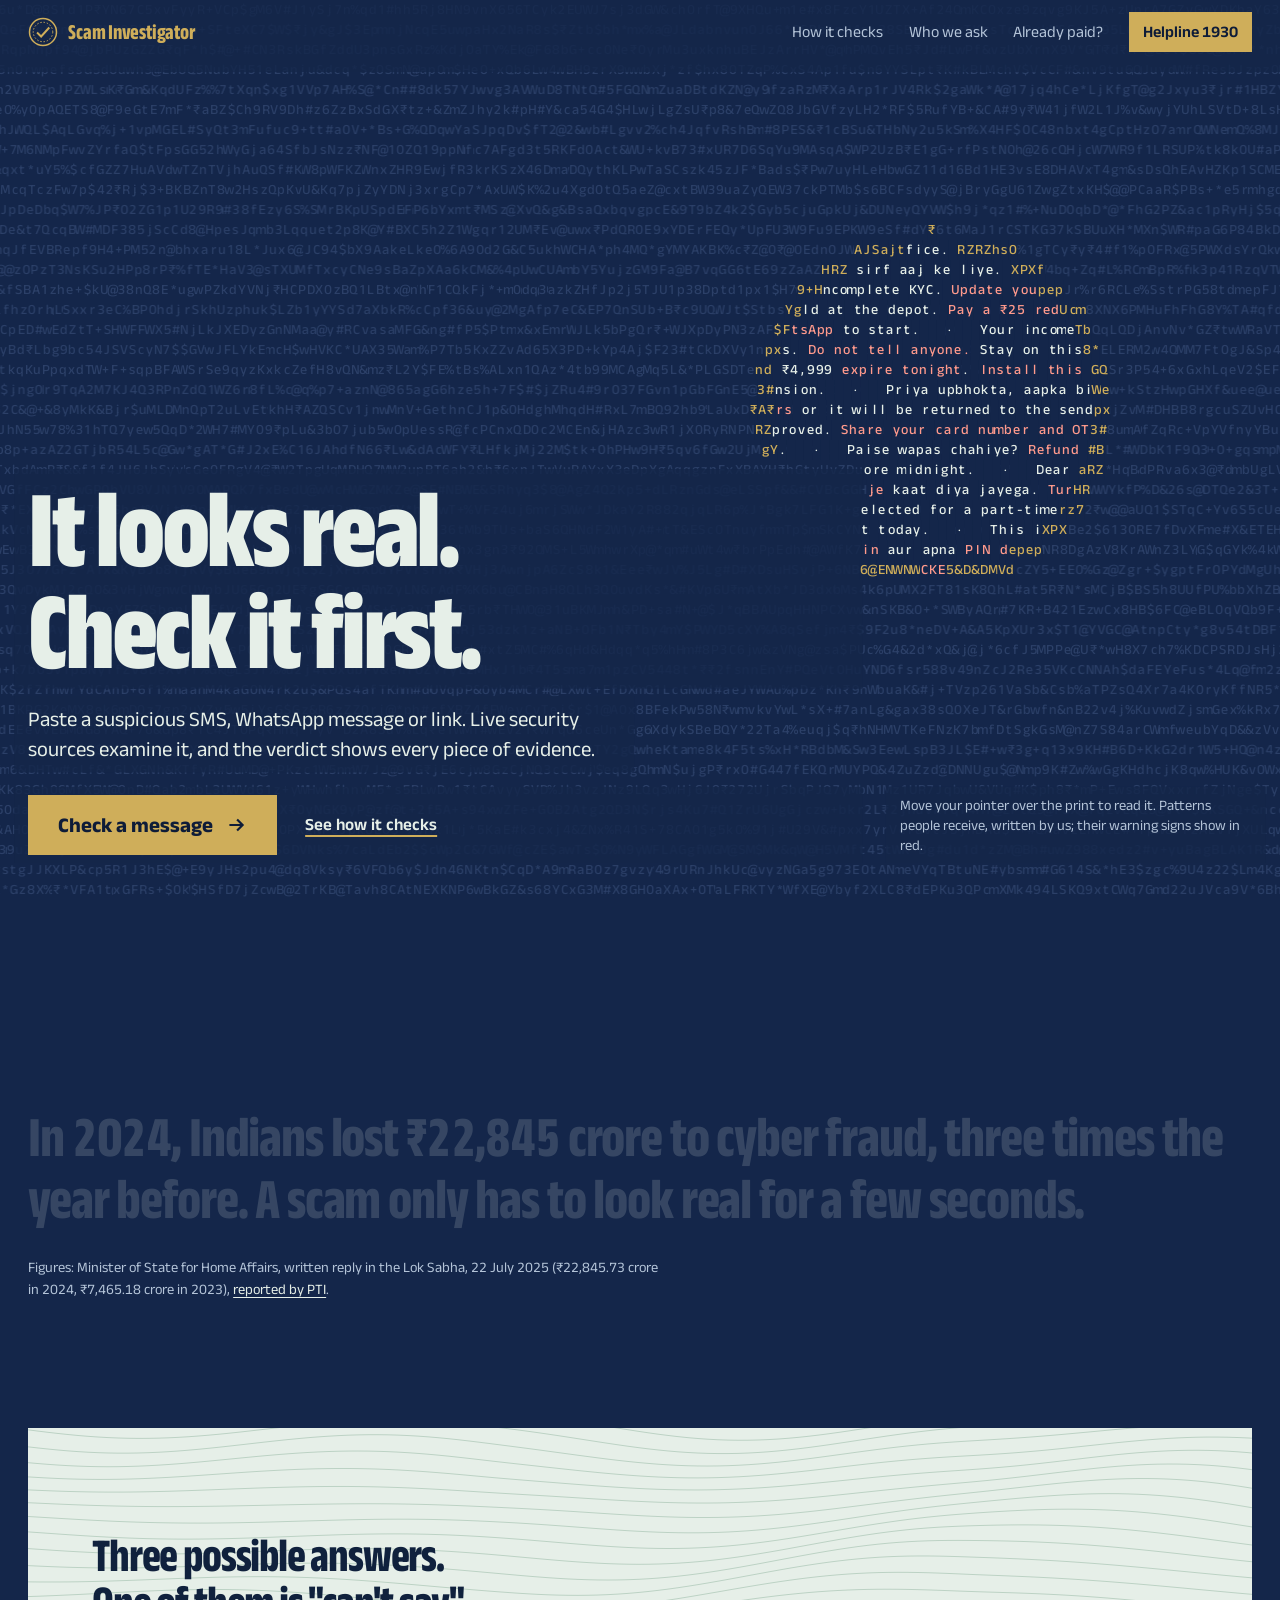
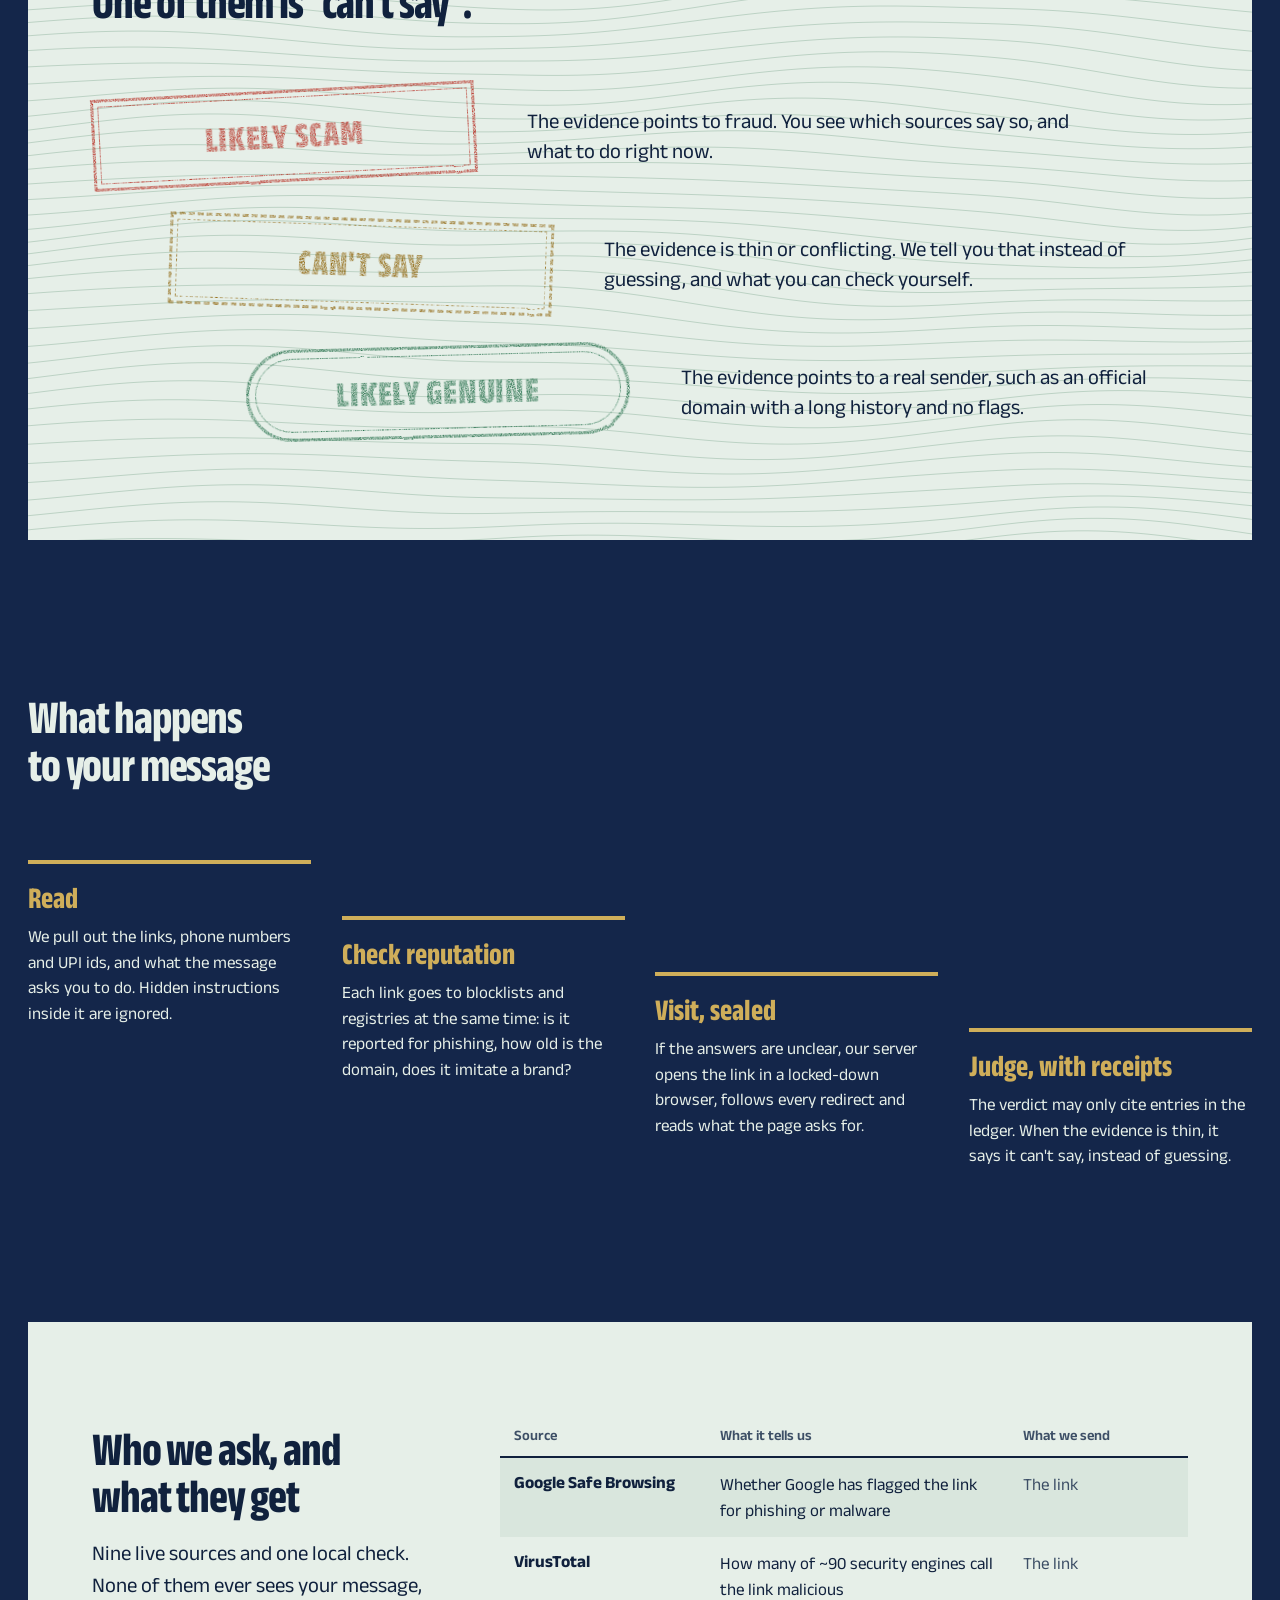
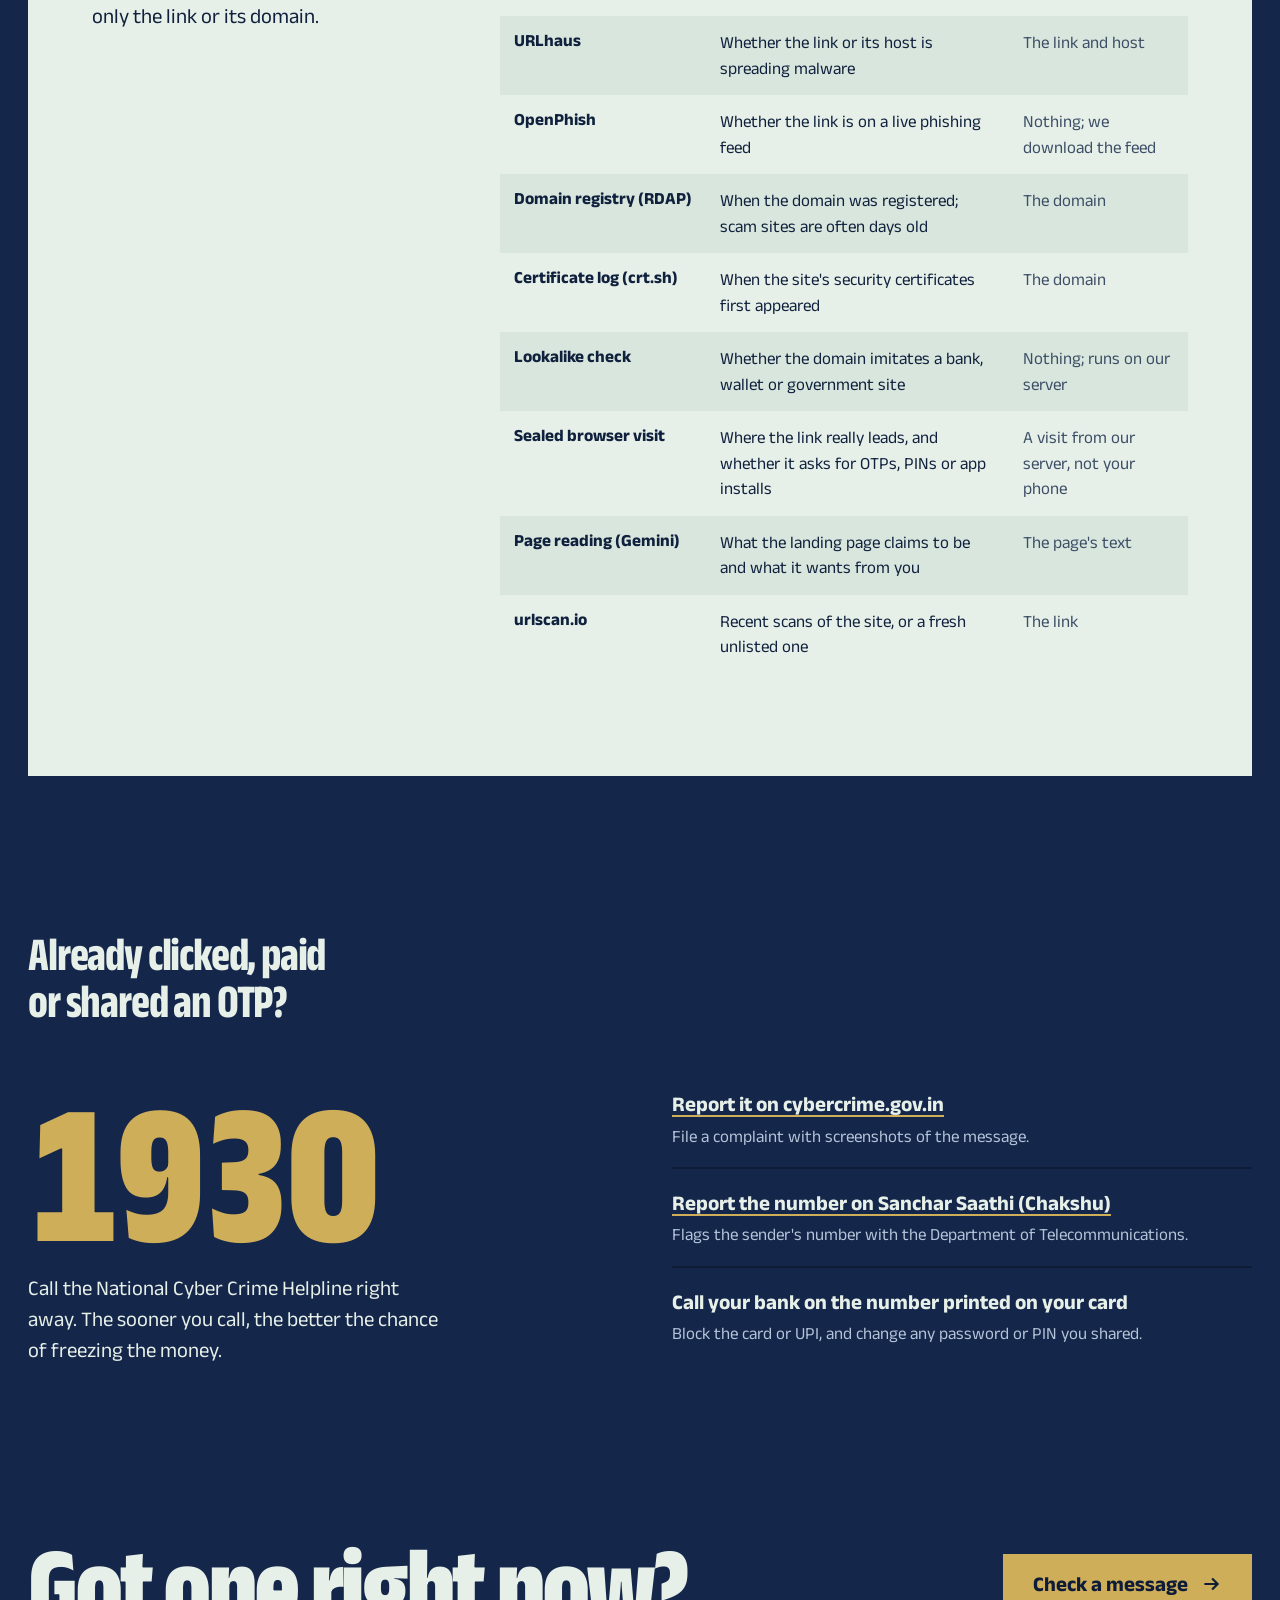
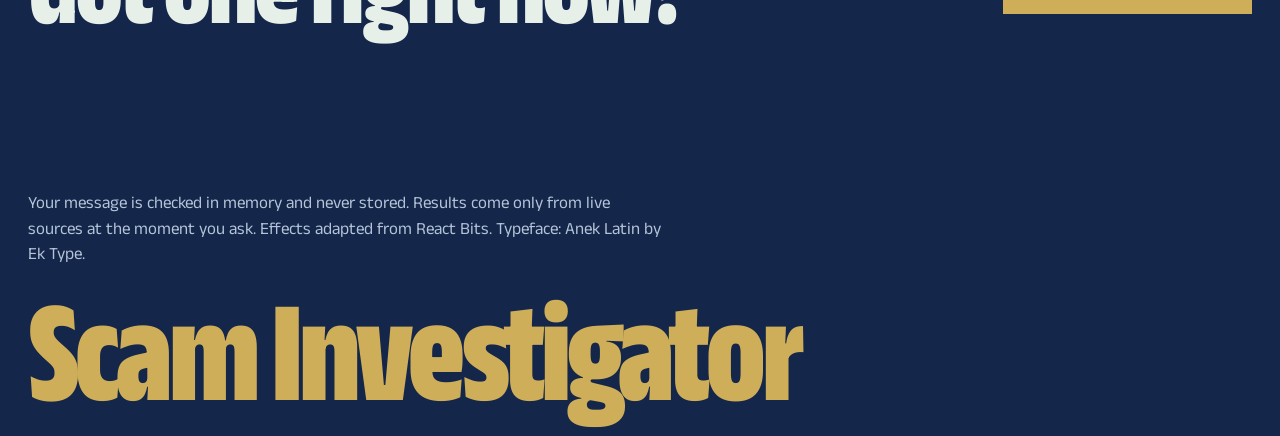
<file: static/index.html>
<!doctype html>
<html lang="en">
<head>
  <meta charset="utf-8">
  <meta name="viewport" content="width=device-width, initial-scale=1, viewport-fit=cover">
  <title>Scam Investigator</title>
  <meta name="description" content="Paste a suspicious SMS, WhatsApp message or link. Live security sources examine it and every verdict shows its evidence.">
  <meta name="theme-color" content="#14264a">
  <link rel="preload" href="/static/fonts/anek-latin.woff2" as="font" type="font/woff2" crossorigin>
  <link rel="stylesheet" href="/static/style.css">
  <link rel="stylesheet" href="/static/landing.css">
</head>
<body class="landing">
  <a class="skip" href="#check">Skip to Check a message</a>

  <header class="cover-bar">
    <a class="wordmark" href="/" aria-label="Scam Investigator, home">
      <svg class="seal" viewBox="0 0 40 40" aria-hidden="true">
        <circle cx="20" cy="20" r="18" fill="none" stroke="currentColor" stroke-width="2"/>
        <circle cx="20" cy="20" r="13" fill="none" stroke="currentColor" stroke-width="1.25" stroke-dasharray="2 2.4"/>
        <path d="M13 21.5l4.5 4.5L27.5 15" fill="none" stroke="currentColor" stroke-width="2.6" stroke-linecap="square"/>
      </svg>
      <span>Scam Investigator</span>
    </a>
    <nav class="cover-nav" aria-label="Page">
      <a href="#how">How it checks</a>
      <a href="#sources">Who we ask</a>
      <a href="#help">Already paid?</a>
      <a class="call" href="tel:1930">Helpline 1930</a>
    </nav>
  </header>

  <main>
    <section class="light" id="light" aria-labelledby="light-title">
      <canvas class="microprint" aria-hidden="true"></canvas>
      <div class="light-copy">
        <h1 id="light-title" data-decrypt>It looks real.<br>Check it first.</h1>
        <p class="light-lead">Paste a suspicious SMS, WhatsApp message or link. Live security sources examine it, and the verdict shows every piece of evidence.</p>
        <div class="light-actions">
          <a class="cta" id="check" href="/investigate" data-open data-magnet>
            <span>Check a message</span>
            <svg viewBox="0 0 20 20" aria-hidden="true"><path d="M4 10h11M11 5l5 5-5 5" fill="none" stroke="currentColor" stroke-width="2"/></svg>
          </a>
          <a class="quiet-link" href="#how">See how it checks</a>
        </div>
      </div>
      <p class="light-hint"><span class="hint-hover">Move your pointer over the print to read it.</span> Patterns people receive, written by us; their warning signs show in red.</p>
    </section>

    <section class="loss" aria-label="Why this matters">
      <p class="loss-statement" data-scroll-reveal>In 2024, Indians lost ₹22,845 crore to cyber fraud, three times the year before. A scam only has to look real for a few seconds.</p>
      <p class="loss-source">Figures: Minister of State for Home Affairs, written reply in the Lok Sabha, 22 July 2025 (₹22,845.73 crore in 2024, ₹7,465.18 crore in 2023), <a href="https://www.theweek.in/wire-updates/business/2025/07/22/del23-lsq-cyber-fraud.html" rel="noopener" target="_blank">reported by PTI</a>.</p>
    </section>

    <section class="answers-wrap" aria-labelledby="answers-title">
      <canvas class="guilloche" aria-hidden="true"></canvas>
      <h2 id="answers-title">Three possible answers. One of them is "can't say".</h2>
      <ul class="answers" data-strike>
        <li>
          <div class="stamp stamp-scam"><span>Likely scam</span></div>
          <p>The evidence points to fraud. You see which sources say so, and what to do right now.</p>
        </li>
        <li>
          <div class="stamp stamp-unsure"><span>Can't say</span></div>
          <p>The evidence is thin or conflicting. We tell you that instead of guessing, and what you can check yourself.</p>
        </li>
        <li>
          <div class="stamp stamp-genuine"><span>Likely genuine</span></div>
          <p>The evidence points to a real sender, such as an official domain with a long history and no flags.</p>
        </li>
      </ul>
    </section>

    <section class="how" id="how" aria-labelledby="how-title">
      <h2 id="how-title">What happens to your message</h2>
      <ol class="stair">
        <li>
          <h3>Read</h3>
          <p>We pull out the links, phone numbers and UPI ids, and what the message asks you to do. Hidden instructions inside it are ignored.</p>
        </li>
        <li>
          <h3>Check reputation</h3>
          <p>Each link goes to blocklists and registries at the same time: is it reported for phishing, how old is the domain, does it imitate a brand?</p>
        </li>
        <li>
          <h3>Visit, sealed</h3>
          <p>If the answers are unclear, our server opens the link in a locked-down browser, follows every redirect and reads what the page asks for.</p>
        </li>
        <li>
          <h3>Judge, with receipts</h3>
          <p>The verdict may only cite entries in the ledger. When the evidence is thin, it says it can't say, instead of guessing.</p>
        </li>
      </ol>
    </section>

    <section class="sources" id="sources" aria-labelledby="sources-title">
      <div class="sources-head">
        <h2 id="sources-title">Who we ask, and what they get</h2>
        <p>Nine live sources and one local check. None of them ever sees your message, only the link or its domain.</p>
      </div>
      <table class="statement">
        <caption class="visually-hidden">Sources consulted during an investigation</caption>
        <thead><tr><th scope="col">Source</th><th scope="col">What it tells us</th><th scope="col">What we send</th></tr></thead>
        <tbody>
          <tr><th scope="row">Google Safe Browsing</th><td>Whether Google has flagged the link for phishing or malware</td><td>The link</td></tr>
          <tr><th scope="row">VirusTotal</th><td>How many of ~90 security engines call the link malicious</td><td>The link</td></tr>
          <tr><th scope="row">URLhaus</th><td>Whether the link or its host is spreading malware</td><td>The link and host</td></tr>
          <tr><th scope="row">OpenPhish</th><td>Whether the link is on a live phishing feed</td><td>Nothing; we download the feed</td></tr>
          <tr><th scope="row">Domain registry (RDAP)</th><td>When the domain was registered; scam sites are often days old</td><td>The domain</td></tr>
          <tr><th scope="row">Certificate log (crt.sh)</th><td>When the site's security certificates first appeared</td><td>The domain</td></tr>
          <tr><th scope="row">Lookalike check</th><td>Whether the domain imitates a bank, wallet or government site</td><td>Nothing; runs on our server</td></tr>
          <tr><th scope="row">Sealed browser visit</th><td>Where the link really leads, and whether it asks for OTPs, PINs or app installs</td><td>A visit from our server, not your phone</td></tr>
          <tr><th scope="row">Page reading (Gemini)</th><td>What the landing page claims to be and what it wants from you</td><td>The page's text</td></tr>
          <tr><th scope="row">urlscan.io</th><td>Recent scans of the site, or a fresh unlisted one</td><td>The link</td></tr>
        </tbody>
      </table>
    </section>

    <section class="help" id="help" aria-labelledby="help-title">
      <h2 id="help-title">Already clicked, paid or shared an OTP?</h2>
      <div class="help-grid">
        <a class="helpline" href="tel:1930">
          <span class="helpline-num">1930</span>
          <span class="helpline-text">Call the National Cyber Crime Helpline right away. The sooner you call, the better the chance of freezing the money.</span>
        </a>
        <ul class="help-list">
          <li><a href="https://cybercrime.gov.in" rel="noopener" target="_blank">Report it on cybercrime.gov.in</a><span>File a complaint with screenshots of the message.</span></li>
          <li><a href="https://sancharsaathi.gov.in" rel="noopener" target="_blank">Report the number on Sanchar Saathi (Chakshu)</a><span>Flags the sender's number with the Department of Telecommunications.</span></li>
          <li><strong>Call your bank on the number printed on your card</strong><span>Block the card or UPI, and change any password or PIN you shared.</span></li>
        </ul>
      </div>
    </section>
    <section class="close" aria-labelledby="close-title">
      <h2 id="close-title">Got one right now?</h2>
      <a class="cta" href="/investigate" data-magnet>
        <span>Check a message</span>
        <svg viewBox="0 0 20 20" aria-hidden="true"><path d="M4 10h11M11 5l5 5-5 5" fill="none" stroke="currentColor" stroke-width="2"/></svg>
      </a>
    </section>
  </main>

  <footer class="colophon">
    <p>Your message is checked in memory and never stored. Results come only from live sources at the moment you ask. Effects adapted from React Bits. Typeface: Anek Latin by Ek Type.</p>
    <p class="colophon-name" aria-hidden="true">Scam Investigator</p>
  </footer>

  <svg width="0" height="0" class="defs" aria-hidden="true" focusable="false">
    <filter id="stamp-ink" x="-10%" y="-10%" width="120%" height="120%">
      <feTurbulence type="fractalNoise" baseFrequency="0.9" numOctaves="2" seed="7" result="n"/>
      <feColorMatrix in="n" type="matrix" values="0 0 0 0 0  0 0 0 0 0  0 0 0 0 0  0 0 0 -1.6 1.25" result="speckle"/>
      <feComposite in="SourceGraphic" in2="speckle" operator="in" result="inked"/>
      <feTurbulence type="fractalNoise" baseFrequency="0.04" numOctaves="1" seed="3" result="warp"/>
      <feDisplacementMap in="inked" in2="warp" scale="2.2"/>
    </filter>
  </svg>

  <script src="/static/guilloche.js" defer></script>
  <script src="/static/landing.js" defer></script>
</body>
</html>
</file>
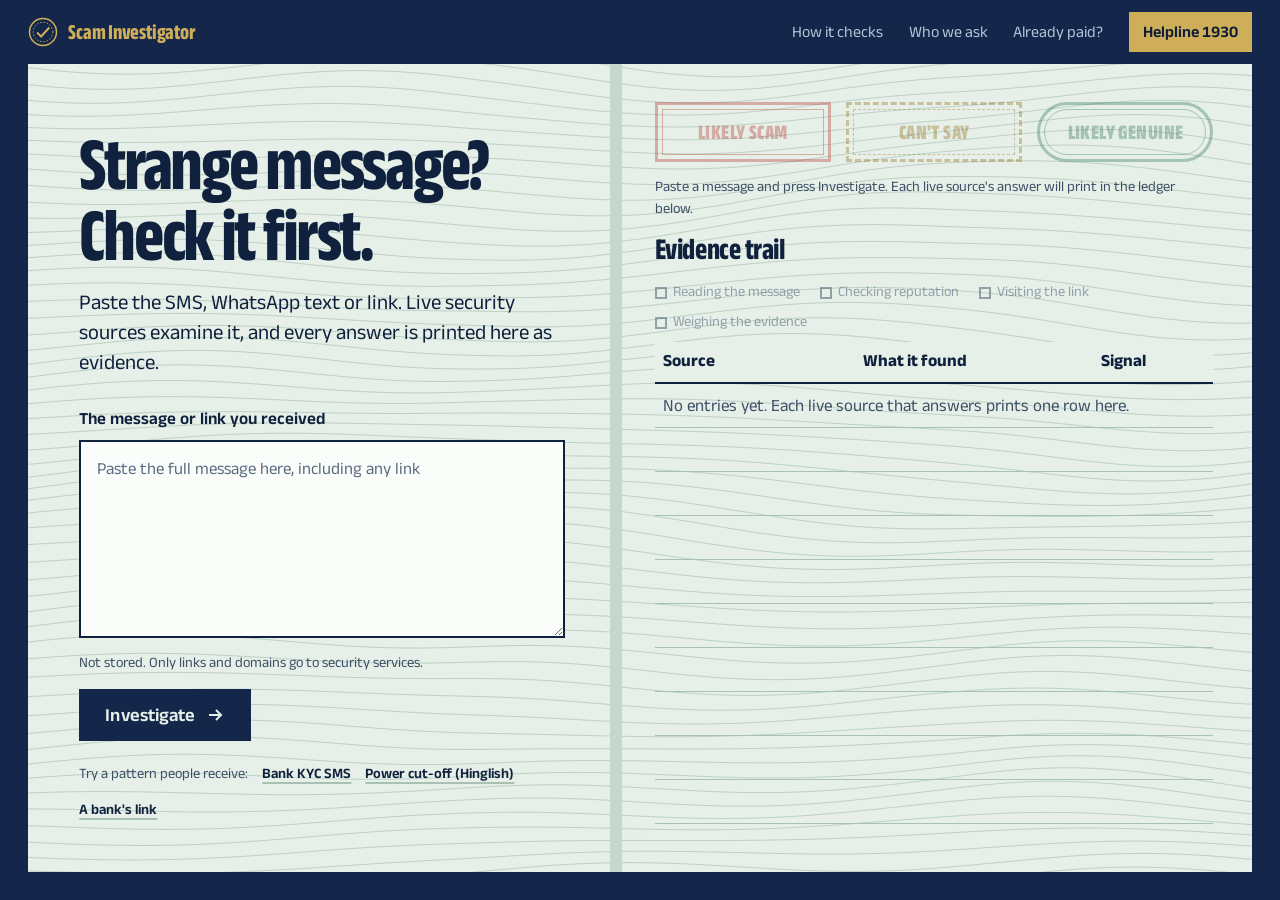
<file: static/investigate.html>
<!doctype html>
<html lang="en">
<head>
  <meta charset="utf-8">
  <meta name="viewport" content="width=device-width, initial-scale=1, viewport-fit=cover">
  <title>Check a message · Scam Investigator</title>
  <meta name="description" content="Paste a suspicious SMS, WhatsApp message or link. Live security sources check it and every answer is shown as evidence.">
  <meta name="theme-color" content="#14264a">
  <link rel="preload" href="/static/fonts/anek-latin.woff2" as="font" type="font/woff2" crossorigin>
  <link rel="stylesheet" href="/static/style.css">
</head>
<body>
  <a class="skip" href="#message">Skip to the message box</a>

  <header class="cover-bar">
    <a class="wordmark" href="/" aria-label="Scam Investigator, home">
      <svg class="seal" viewBox="0 0 40 40" aria-hidden="true">
        <circle cx="20" cy="20" r="18" fill="none" stroke="currentColor" stroke-width="2"/>
        <circle cx="20" cy="20" r="13" fill="none" stroke="currentColor" stroke-width="1.25" stroke-dasharray="2 2.4"/>
        <path d="M13 21.5l4.5 4.5L27.5 15" fill="none" stroke="currentColor" stroke-width="2.6" stroke-linecap="square"/>
      </svg>
      <span>Scam Investigator</span>
    </a>
    <nav class="cover-nav" aria-label="Page">
      <a href="/#how">How it checks</a>
      <a href="/#sources">Who we ask</a>
      <a href="/#help">Already paid?</a>
      <a class="call" href="tel:1930">Helpline 1930</a>
    </nav>
  </header>

  <main>
    <section class="spread" id="case" aria-label="Investigate a message">
      <canvas class="guilloche" aria-hidden="true"></canvas>

      <div class="page page-left">
        <div class="case-entry" id="case-entry">
          <h1>Strange message? Check&nbsp;it&nbsp;first.</h1>
          <p class="lead">Paste the SMS, WhatsApp text or link. Live security sources examine it, and every answer is printed here as evidence.</p>

          <form id="form" class="paste" novalidate>
            <label for="message" class="paste-label">The message or link you received</label>
            <textarea id="message" name="message" rows="7" maxlength="5000" required spellcheck="false"
              aria-describedby="paste-note"
              placeholder="Paste the full message here, including any link"></textarea>
            <div class="paste-foot">
              <p id="paste-note" class="note">Not stored. Only links and domains go to security services.</p>
              <button id="submit" class="btn" type="submit">
                <span class="btn-text">Investigate</span>
                <svg class="btn-icon" viewBox="0 0 20 20" aria-hidden="true"><path d="M4 10h11M11 5l5 5-5 5" fill="none" stroke="currentColor" stroke-width="2"/></svg>
              </button>
            </div>
          </form>

          <div class="tryline" id="tryline">
            <span>Try a pattern people receive:</span>
            <button type="button" class="try" data-example="kyc">Bank KYC SMS</button>
            <button type="button" class="try" data-example="power">Power cut-off (Hinglish)</button>
            <button type="button" class="try" data-example="bank">A bank's link</button>
          </div>
        </div>

        <div class="case-summary" id="case-summary" hidden>
          <p class="case-label">Case under investigation</p>
          <p class="case-text" id="case-text"></p>
          <button type="button" class="link-btn" id="new-case">Check a different message</button>
        </div>
      </div>

      <div class="page page-right" id="result" tabindex="-1" aria-labelledby="result-title" data-ui>
        <h2 class="visually-hidden" id="result-title">Result</h2>

        <div class="result-head" id="result-head">
        <div class="stamps" id="stamps" role="group" aria-label="Possible verdicts">
          <div class="stamp stamp-scam" data-verdict="likely_scam"><span>Likely scam</span></div>
          <div class="stamp stamp-unsure" data-verdict="cannot_determine"><span>Can't say</span></div>
          <div class="stamp stamp-genuine" data-verdict="likely_legitimate"><span>Likely genuine</span></div>
        </div>

        <p class="status" id="status" role="status" aria-live="polite">Paste a message and press Investigate. Each live source's answer will print in the ledger below.</p>

        <section class="verdict" id="verdict" hidden aria-live="polite" aria-labelledby="verdict-title"></section>
        </div>

        <div class="trail-head" id="trail">
          <h2 class="trail-title">Evidence trail</h2>
          <p class="trail-count" id="trail-count"></p>
        </div>

        <div class="ledger-wrap">
          <ol class="stations" id="stations" aria-label="Stages of the investigation">
            <li data-stage="read">Reading the message</li>
            <li data-stage="reputation">Checking reputation</li>
            <li data-stage="visit">Visiting the link</li>
            <li data-stage="judge">Weighing the evidence</li>
          </ol>
          <div class="ledger" id="ledger-scroll">
            <table class="ledger-table">
              <caption class="visually-hidden">Evidence ledger: one entry per live check</caption>
              <thead>
                <tr><th scope="col" class="c-src">Source</th><th scope="col">What it found</th><th scope="col" class="c-sig">Signal</th></tr>
              </thead>
              <tbody id="ledger"></tbody>
              <tbody id="ledger-empty" class="blank-rows">
                <tr class="blank"><td colspan="3" id="ledger-empty-text">No entries yet. Each live source that answers prints one row here.</td></tr>
                <tr class="blank"><td colspan="3"></td></tr>
                <tr class="blank"><td colspan="3"></td></tr>
                <tr class="blank"><td colspan="3"></td></tr>
                <tr class="blank"><td colspan="3"></td></tr>
                <tr class="blank"><td colspan="3"></td></tr>
                <tr class="blank"><td colspan="3"></td></tr>
                <tr class="blank"><td colspan="3"></td></tr>
                <tr class="blank"><td colspan="3"></td></tr>
                <tr class="blank"><td colspan="3"></td></tr>
              </tbody>
            </table>
          </div>
        </div>
      </div>
    </section>

  </main>

  <svg width="0" height="0" class="defs" aria-hidden="true" focusable="false">
    <filter id="stamp-ink" x="-10%" y="-10%" width="120%" height="120%">
      <feTurbulence type="fractalNoise" baseFrequency="0.9" numOctaves="2" seed="7" result="n"/>
      <feColorMatrix in="n" type="matrix" values="0 0 0 0 0  0 0 0 0 0  0 0 0 0 0  0 0 0 -1.6 1.25" result="speckle"/>
      <feComposite in="SourceGraphic" in2="speckle" operator="in" result="inked"/>
      <feTurbulence type="fractalNoise" baseFrequency="0.04" numOctaves="1" seed="3" result="warp"/>
      <feDisplacementMap in="inked" in2="warp" scale="2.2"/>
    </filter>
  </svg>

  <template id="tpl-row">
    <tr class="entry">
      <td class="c-src"><span class="src"></span><span class="ref"></span></td>
      <td class="c-part">
        <p class="part"></p>
        <details class="raw"><summary>Raw evidence</summary><pre></pre></details>
      </td>
      <td class="c-sig"><span class="sig"></span></td>
    </tr>
  </template>

  <template id="tpl-note">
    <tr class="entry-note"><td colspan="3"><p><span class="note-time"></span><span class="note-text"></span></p></td></tr>
  </template>

  <script src="/static/guilloche.js" defer></script>
  <script src="/static/app.js" defer></script>
</body>
</html>
</file>
<file: static/style.css>
/* Scam Investigator: the evidence passbook.
   Navy cloth cover, sea-green security paper, blue-black print ink, rubber-stamp verdicts. */

@font-face {
  font-family: "Anek Latin";
  src: url("/static/fonts/anek-latin.woff2") format("woff2");
  font-weight: 100 800;
  font-stretch: 75% 125%;
  font-display: swap;
  unicode-range: U+0000-00FF, U+0131, U+0152-0153, U+02BB-02BC, U+02C6, U+02DA, U+02DC, U+0304, U+0308, U+0329, U+2000-206F, U+20AC, U+2122, U+2191, U+2193, U+2212, U+2215, U+FEFF, U+FFFD;
}
@font-face {
  font-family: "Anek Latin";
  src: url("/static/fonts/anek-latin-ext.woff2") format("woff2");
  font-weight: 100 800;
  font-stretch: 75% 125%;
  font-display: swap;
  unicode-range: U+0100-02BA, U+02BD-02C5, U+02C7-02CC, U+02CE-02D7, U+02DD-02FF, U+1D00-1DBF, U+1E00-1E9F, U+1EF2-1EFF, U+2020, U+20A0-20AB, U+20AD-20C4, U+2113, U+2C60-2C7F, U+A720-A7FF;
}

@view-transition { navigation: auto; }

:root {
  color-scheme: light;
  --micro: #2c4068;
  --tell: #ff9a8c;
  /* cover */
  --cover: #14264a;
  --cover-deep: #0e1c38;
  --on-cover: #e6efe8;
  --on-cover-2: #b4c4d8;
  --foil: #cfae5a;
  /* paper */
  --paper: #e6efe8;
  --paper-2: #d9e6dd;
  --paper-field: #fbfdfb;
  --fold: #c6d8cc;
  --guilloche: #bcd2c4;
  --rule: #a9c1b3;
  /* ink */
  --ink: #10213d;
  --ink-2: #3d4f66;
  --ink-3: #5b6c80;
  /* stamps and signals: each pairs with a word and a frame, never colour alone */
  --scam: #b42318;
  --scam-wash: #f3d9d4;
  --genuine: #1d6a44;
  --genuine-wash: #cfe6d7;
  --unsure: #8a5d00;
  --unsure-wash: #efe2c2;
  --neutral: #4d5d70;

  --face: "Anek Latin", "Segoe UI", system-ui, sans-serif;
  --narrow: 78%;
  --s-display: clamp(2.6rem, 1.2rem + 4.4vw, 5.25rem);
  --s-h2: clamp(1.9rem, 1.2rem + 2.2vw, 3.25rem);
  --s-h3: clamp(1.5rem, 1.1rem + 1vw, 2rem);
  --s-lead: clamp(1.125rem, 1rem + 0.4vw, 1.3rem);
  --s-body: 1.0625rem;
  --s-small: 0.9rem;
  --gutter: clamp(16px, 2.2vw, 32px);
  --bar: 64px;
  --ease-out: cubic-bezier(0.16, 1, 0.3, 1);
}

@media (prefers-color-scheme: dark) {
  :root:not([data-theme="light"]) {
    color-scheme: dark;
    --micro: #1d2e4c;
    --cover: #0b1628;
    --cover-deep: #07101f;
    --on-cover: #e4ede7;
    --on-cover-2: #a3b5ca;
    --foil: #d9b968;
    --paper: #13292a;
    --paper-2: #183334;
    --paper-field: #0d1f20;
    --fold: #0c1c1d;
    --guilloche: #1f3d3c;
    --rule: #2c4b4a;
    --ink: #e4ede7;
    --ink-2: #b2c3d3;
    --ink-3: #8fa3b8;
    --scam: #ff8f80;
    --scam-wash: #3b1f24;
    --genuine: #72d4a2;
    --genuine-wash: #16352b;
    --unsure: #e9b752;
    --unsure-wash: #362c15;
    --neutral: #a9b9ca;
  }
}

* { box-sizing: border-box; }
html { scroll-behavior: smooth; -webkit-text-size-adjust: 100%; }
@media (prefers-reduced-motion: reduce) { html { scroll-behavior: auto; } }

body {
  margin: 0;
  background: var(--cover);
  color: var(--ink);
  font-family: var(--face);
  font-size: var(--s-body);
  line-height: 1.5;
  font-variant-numeric: tabular-nums;
  -webkit-font-smoothing: antialiased;
}
h1, h2, h3, p, ol, ul { margin: 0; }
ol, ul { padding: 0; list-style: none; }
a { color: inherit; text-underline-offset: 0.18em; text-decoration-thickness: 1px; }
button { font: inherit; color: inherit; }
::selection { background: var(--foil); color: var(--cover-deep); }
:focus-visible { outline: 3px solid var(--foil); outline-offset: 3px; }
.page :focus-visible, .sources :focus-visible { outline-color: var(--ink); }

* { scrollbar-width: thin; scrollbar-color: var(--rule) transparent; }

.visually-hidden {
  position: absolute !important; width: 1px; height: 1px; overflow: hidden;
  clip: rect(0 0 0 0); white-space: nowrap;
}
.skip {
  position: absolute; left: 16px; top: -48px; z-index: 10;
  background: var(--foil); color: var(--cover-deep); padding: 10px 14px; font-weight: 600;
}
.skip:focus { top: 12px; }
.defs { position: absolute; }

/* ---------- cover bar ---------- */
.cover-bar {
  height: var(--bar);
  display: flex; align-items: center; justify-content: space-between; gap: 16px;
  padding: 0 var(--gutter);
  color: var(--on-cover);
}
.wordmark {
  display: inline-flex; align-items: center; gap: 10px;
  color: var(--foil); text-decoration: none;
  font-weight: 700; font-stretch: var(--narrow); font-size: 1.35rem; letter-spacing: -0.01em;
}
.seal { width: 30px; height: 30px; }
.cover-nav { display: flex; align-items: center; gap: clamp(14px, 2vw, 30px); font-size: 1rem; }
.cover-nav a { color: var(--on-cover-2); text-decoration: none; padding: 8px 0; transition: color .2s; }
.cover-nav a:hover { color: var(--on-cover); }
.cover-nav .call {
  color: var(--cover-deep); background: var(--foil); padding: 8px 14px; font-weight: 600;
}
.cover-nav .call:hover { color: var(--cover-deep); background: var(--on-cover); }

/* ---------- the open passbook ---------- */
.spread {
  position: relative;
  margin: 0 var(--gutter) var(--gutter);
  --left: 1fr;
  --right: 1.08fr;
  --fold-at: calc(100% / 2.08);
  display: grid;
  grid-template-columns: minmax(0, var(--left)) minmax(0, var(--right));
  height: calc(100svh - var(--bar) - var(--gutter));
  min-height: 640px;
  max-height: 1000px;
  background: var(--paper);
  isolation: isolate;
}
.guilloche {
  position: absolute; inset: 0; width: 100%; height: 100%;
  z-index: -1; pointer-events: none;
}
/* the binding fold between the two pages: a flat step in tone */
.spread::after {
  content: ""; position: absolute; top: 0; bottom: 0; left: var(--fold-at); width: 12px;
  margin-left: -6px; background: var(--fold); z-index: 0;
}

.page { position: relative; z-index: 1; min-width: 0; min-height: 0; }
/* once a case is open the result page takes the width: the answer is the point */
.spread.open { --left: 0.84fr; --right: 1.16fr; --fold-at: 42%; }
.spread.open .page-left {
  justify-content: flex-start; padding: clamp(16px, 2.2vw, 28px) clamp(20px, 2.6vw, 40px);
  overflow: hidden;
}
.result-head { display: flex; flex-direction: column; min-height: 0; }
.spread.open .result-head { flex: 1 1 auto; margin-top: 14px; }
.spread.open .verdict { flex: 1 1 auto; max-height: none; min-height: 0; }
.spread.open .v-cols { grid-template-columns: minmax(0, 1fr); gap: 14px; }

/* left page */
.page-left {
  padding: clamp(28px, 4.2vw, 64px) clamp(24px, 4vw, 60px) clamp(24px, 3vw, 44px);
  display: flex; flex-direction: column; justify-content: center;
}
.case-entry { max-width: 40rem; }
h1 {
  font-size: var(--s-display);
  font-weight: 700;
  font-stretch: var(--narrow);
  line-height: 0.94;
  letter-spacing: -0.03em;
  text-wrap: balance;
}
.lead { margin-top: clamp(16px, 2vh, 24px); font-size: var(--s-lead); line-height: 1.45; max-width: 31rem; }

.paste { margin-top: clamp(20px, 3.2vh, 36px); }
.paste-label { display: block; font-weight: 600; margin-bottom: 8px; }
textarea {
  display: block; width: 100%;
  min-height: 9.5rem; height: clamp(9.5rem, 22vh, 13rem);
  resize: vertical;
  padding: 14px 16px;
  font: inherit; font-size: 1.05rem; line-height: 1.5;
  color: var(--ink); background: var(--paper-field);
  border: 2px solid var(--ink); border-radius: 0;
  caret-color: var(--scam);
  transition: border-color .2s;
}
textarea::placeholder { color: var(--ink-3); opacity: 1; }
textarea:focus-visible { outline: 3px solid var(--foil); outline-offset: 0; }
.paste-foot { display: flex; align-items: center; justify-content: space-between; gap: 16px; margin-top: 14px; flex-wrap: wrap; }
.note { font-size: var(--s-small); color: var(--ink-2); max-width: 22rem; }

.btn {
  display: inline-flex; align-items: center; gap: 10px;
  min-height: 52px; padding: 0 26px;
  background: var(--cover); color: var(--on-cover);
  border: 0; border-radius: 0; cursor: pointer;
  font-size: 1.15rem; font-weight: 600; letter-spacing: 0.005em;
  transition: background-color .2s, transform .12s var(--ease-out);
}
.btn-icon { width: 20px; height: 20px; transition: transform .25s var(--ease-out); }
.btn:hover { background: var(--cover-deep); }
.btn:hover .btn-icon { transform: translateX(3px); }
.btn:active { transform: translateY(1px); }
.btn[aria-busy="true"] { cursor: progress; }
.btn[aria-busy="true"] .btn-icon { animation: nudge 0.9s var(--ease-out) infinite; }
.btn:disabled { opacity: 0.75; }
@keyframes nudge { 50% { transform: translateX(4px); } }

.tryline { margin-top: 18px; display: flex; flex-wrap: wrap; align-items: baseline; gap: 6px 14px; font-size: var(--s-small); color: var(--ink-2); }
.try {
  background: none; border: 0; padding: 4px 0; cursor: pointer;
  color: var(--ink); font-weight: 600; text-decoration: underline;
  text-decoration-color: var(--rule); text-decoration-thickness: 2px; text-underline-offset: 0.3em;
  transition: text-decoration-color .2s;
}
.try:hover { text-decoration-color: var(--ink); }

.case-summary { position: relative; }
.case-label { font-weight: 600; color: var(--ink-2); }
.case-text {
  margin-top: 6px; padding: 8px 12px; background: var(--paper-field);
  font-size: var(--s-small); white-space: pre-wrap; overflow-wrap: anywhere;
  max-height: 4.6em; overflow: auto;
}
.link-btn {
  margin-top: 6px; font-size: var(--s-small); background: none; border: 0; padding: 6px 0; cursor: pointer;
  font-weight: 600; text-decoration: underline; text-underline-offset: 0.3em; text-decoration-thickness: 2px;
}

/* right page */
.page-right {
  display: flex; flex-direction: column;
  padding: clamp(22px, 3vw, 40px) clamp(20px, 3vw, 44px) clamp(16px, 2vw, 28px);
  outline: none;
}

/* the three stamps: always printed, the real one struck */
.stamps { display: grid; grid-template-columns: repeat(3, minmax(0, 1fr)); gap: clamp(8px, 1.2vw, 16px); }
.stamp {
  --c: var(--ink-3);
  display: grid; place-items: center; text-align: center;
  min-height: 60px; padding: 8px 10px;
  color: var(--c); border: 3px solid var(--c);
  outline: 1.5px solid var(--c); outline-offset: -8px;
  font-weight: 800; font-stretch: var(--narrow); text-transform: uppercase;
  font-size: var(--s-lead); letter-spacing: 0.02em; line-height: 1;
  opacity: 0.32;
  transition: opacity .3s;
}
.stamp-scam { --c: var(--scam); }
.stamp-unsure { --c: var(--unsure); border-style: dashed; outline-style: dashed; }
.stamp-genuine { --c: var(--genuine); border-radius: 999px; outline: 0; position: relative; }
.stamp-genuine::after { content: ""; position: absolute; inset: 4px; border: 1.5px solid var(--c); border-radius: inherit; }
.stamps.decided .stamp { opacity: 0.16; }
.stamps .stamp.struck {
  opacity: 1;
  filter: url(#stamp-ink);
  transform: rotate(-3.5deg);
  animation: strike 0.42s var(--ease-out) both;
}
@keyframes strike {
  0% { transform: rotate(-9deg) scale(1.55); opacity: 0; }
  55% { transform: rotate(-2deg) scale(0.96); opacity: 1; }
  100% { transform: rotate(-3.5deg) scale(1); opacity: 1; }
}

.status {
  margin-top: 14px; min-height: 1.5em;
  font-size: var(--s-small); color: var(--ink-2);
}
.status.busy::before {
  content: ""; display: inline-block; width: 0.7em; height: 0.7em; margin-right: 8px; vertical-align: -0.05em;
  background: var(--ink); animation: blink 1s steps(2) infinite;
}
.status.error { color: var(--scam); font-weight: 600; }
@keyframes blink { 50% { opacity: 0.15; } }

/* verdict */
.verdict {
  margin-top: 12px;
  flex: 0 0 auto; max-height: 62%;
  overflow: auto;
  padding: 18px 20px;
  background: var(--paper-field);
  border-top: 6px solid var(--vc, var(--ink));
}
.verdict.likely_scam { --vc: var(--scam); }
.verdict.likely_legitimate { --vc: var(--genuine); }
.verdict.cannot_determine { --vc: var(--unsure); }
.v-head { display: flex; align-items: baseline; justify-content: space-between; gap: 16px; flex-wrap: wrap; }
.v-title { font-size: var(--s-h3); font-weight: 700; font-stretch: var(--narrow); line-height: 1.05; letter-spacing: -0.015em; color: var(--vc); }
.v-sure { font-size: var(--s-small); color: var(--ink-2); white-space: nowrap; }
.v-sure strong { font-size: var(--s-h3); color: var(--ink); font-weight: 700; margin-right: 4px; }
.meter { display: grid; grid-template-columns: repeat(20, 1fr); gap: 3px; margin-top: 10px; height: 10px; }
.meter i { background: var(--paper-2); }
.meter i.on { background: var(--vc); }
.v-cols { display: grid; grid-template-columns: minmax(0, 1.2fr) minmax(0, 1fr); gap: 20px; margin-top: 16px; }
.v-cols h3 { font-size: var(--s-body); font-weight: 700; margin-bottom: 6px; }
.v-cols li { padding: 5px 0; line-height: 1.4; }
.v-cols li + li { margin-top: 4px; }
.cite {
  display: inline-block; margin-left: 6px; padding: 0 6px;
  background: var(--paper-2); border: 0; cursor: pointer;
  font-size: var(--s-small); font-weight: 700; line-height: 1.6; color: var(--ink);
  transition: background-color .2s;
}
.cite:hover, .cite[aria-pressed="true"] { background: var(--ink); color: var(--paper); }
.v-jump { display: none; margin-top: 12px; font-weight: 700; text-underline-offset: 0.3em; text-decoration-thickness: 2px; }
.v-note { margin-top: 12px; font-size: var(--s-small); color: var(--ink-2); }

/* evidence trail */
.trail-head { display: flex; align-items: baseline; justify-content: space-between; gap: 6px 16px; flex-wrap: wrap; margin-top: 14px; }
.spread.open .trail-head { margin-top: 0; }
.trail-title { font-size: var(--s-h3); font-weight: 700; font-stretch: var(--narrow); line-height: 1; letter-spacing: -0.015em; }
.trail-count { font-weight: 600; color: var(--ink-2); }

/* ledger */
.ledger-wrap {
  margin-top: 14px; flex: 1 1 0; min-height: 120px;
  display: grid; grid-template-rows: auto minmax(0, 1fr); gap: 8px;
}
.stations { display: flex; flex-wrap: wrap; gap: 4px 20px; }
.stations li {
  position: relative; padding: 4px 0 4px 18px; font-size: var(--s-small); line-height: 1.25;
  color: var(--ink-3); opacity: 0.6; transition: opacity .3s, color .3s;
}
.stations li::before {
  content: ""; position: absolute; left: 0; top: 50%; width: 8px; height: 8px; margin-top: -4px;
  border: 2px solid currentColor;
}
.stations li.done { color: var(--ink-2); opacity: 1; }
.stations li.done::before { background: currentColor; }
.stations li.active { color: var(--ink); opacity: 1; font-weight: 700; }
.stations li.active::before { background: var(--ink); animation: blink 1s steps(2) infinite; }

.ledger { min-height: 0; overflow: auto; position: relative; }
.ledger-table { width: 100%; border-collapse: collapse; font-size: var(--s-body); }
.ledger-table thead th {
  position: sticky; top: 0; z-index: 1;
  background: var(--paper);
  text-align: left; font-weight: 700; padding: 6px 8px 8px;
  border-bottom: 2px solid var(--ink);
}
.ledger-table td { padding: 12px 10px; vertical-align: top; border-bottom: 1px solid var(--rule); }
.c-src { width: 12.5rem; }
.c-sig { width: 7.5rem; }
.src { display: block; font-weight: 700; line-height: 1.25; }
.ref { display: block; font-size: var(--s-small); color: var(--ink-2); margin-top: 2px; }
.entry.is-malicious td { background: var(--scam-wash); }
.entry.is-suspicious td { background: var(--unsure-wash); }
.entry.is-benign td { background: var(--genuine-wash); }
.note-time { margin-right: 10px; font-style: normal; color: var(--ink-3); }
.part { line-height: 1.4; overflow-wrap: anywhere; }
.entry .part, .entry-note p { animation: print 0.5s steps(22) both; }
@keyframes print { from { clip-path: inset(0 100% 0 0); } to { clip-path: inset(0 0 0 0); } }
.entry.flash td { animation: flash 1.6s var(--ease-out); }
@keyframes flash { 0%, 30% { background: var(--unsure-wash); } 100% { background: transparent; } }
.entry-note td { padding: 6px 8px; border-bottom: 1px solid var(--rule); font-size: var(--s-small); color: var(--ink-2); }
.entry-note p { font-style: italic; }
.entry-close p { font-style: normal; font-weight: 700; color: var(--ink); }

.sig {
  display: inline-block; padding: 1px 7px 2px;
  font-size: var(--s-small); font-weight: 700; text-transform: uppercase; letter-spacing: 0.02em; font-stretch: var(--narrow);
  color: var(--sc, var(--neutral)); border: 2px solid currentColor;
}
.sig.malicious { --sc: var(--scam); background: var(--scam-wash); }
.sig.suspicious { --sc: var(--unsure); background: var(--unsure-wash); border-style: dashed; }
.sig.benign { --sc: var(--genuine); background: var(--genuine-wash); border-radius: 999px; }
.sig.neutral, .sig.unavailable, .sig.error, .sig.timeout { --sc: var(--neutral); border-color: transparent; padding-left: 0; }

.raw { margin-top: 6px; }
.raw summary { cursor: pointer; font-size: var(--s-small); color: var(--ink-2); width: max-content; }
.raw summary:hover { color: var(--ink); }
.raw pre {
  margin: 8px 0 0; padding: 10px; max-height: 260px; overflow: auto;
  background: var(--paper-field); font: 0.78rem/1.45 ui-monospace, "Cascadia Mono", Consolas, monospace;
  white-space: pre-wrap; overflow-wrap: anywhere;
}
.ledger-table tr.blank td { height: 44px; padding: 0 8px; color: var(--ink-2); vertical-align: middle; }

/* ---------- how it checks: a descending staircase of stations ---------- */
.how {
  padding: clamp(80px, 12vw, 180px) var(--gutter);
  color: var(--on-cover);
}
.how h2, .sources h2, .help h2 {
  font-size: var(--s-h2); font-weight: 700; font-stretch: var(--narrow);
  line-height: 1; letter-spacing: -0.025em; text-wrap: balance; max-width: 18ch;
}
.stair { margin-top: clamp(40px, 6vw, 72px); display: grid; grid-template-columns: repeat(4, minmax(0, 1fr)); gap: clamp(16px, 2.4vw, 36px); }
.stair li { padding-top: 18px; border-top: 4px solid var(--foil); }
.stair li:nth-child(2) { margin-top: 56px; }
.stair li:nth-child(3) { margin-top: 112px; }
.stair li:nth-child(4) { margin-top: 168px; }
.stair h3 { font-size: var(--s-h3); font-weight: 700; font-stretch: var(--narrow); line-height: 1.05; color: var(--foil); }
.stair p { margin-top: 10px; color: var(--on-cover); max-width: 34ch; }

/* ---------- sources: an account statement on paper ---------- */
.sources {
  background: var(--paper);
  margin: 0 var(--gutter);
  padding: clamp(56px, 8vw, 120px) clamp(20px, 5vw, 80px);
  display: grid; grid-template-columns: minmax(0, 0.8fr) minmax(0, 1.6fr); gap: clamp(28px, 5vw, 80px);
  align-items: start;
}
.sources-head p { margin-top: 18px; font-size: var(--s-lead); max-width: 26rem; }
.statement { width: 100%; border-collapse: collapse; }
.statement thead th { text-align: left; padding: 0 14px 10px; font-size: var(--s-small); color: var(--ink-2); font-weight: 600; border-bottom: 2px solid var(--ink); }
.statement tbody th, .statement td { padding: 14px; text-align: left; vertical-align: top; }
.statement tbody th { font-weight: 700; font-size: var(--s-body); line-height: 1.25; width: 30%; }
.statement td:last-child { color: var(--ink-2); width: 26%; }
.statement tbody tr:nth-child(odd) { background: var(--paper-2); }

/* ---------- help: the number set large ---------- */
.help { padding: clamp(80px, 12vw, 180px) var(--gutter); color: var(--on-cover); }
.help-grid { margin-top: clamp(36px, 5vw, 64px); display: grid; grid-template-columns: minmax(0, 1fr) minmax(0, 1fr); gap: clamp(28px, 5vw, 80px); align-items: start; }
.helpline { display: block; text-decoration: none; color: inherit; }
.helpline-num {
  display: block; color: var(--foil);
  font-size: clamp(6rem, 3rem + 12vw, 13rem); font-weight: 800; font-stretch: var(--narrow);
  line-height: 0.82; letter-spacing: -0.04em;
  transition: color .2s;
}
.helpline:hover .helpline-num { color: var(--on-cover); }
.helpline-text { display: block; margin-top: 18px; font-size: var(--s-lead); max-width: 26rem; }
.help-list li { padding: 18px 0; border-top: 2px solid var(--cover-deep); }
.help-list li:first-child { border-top: 0; padding-top: 0; }
.help-list a, .help-list strong { display: block; font-size: var(--s-lead); font-weight: 700; color: var(--on-cover); text-decoration-color: var(--foil); text-decoration-thickness: 2px; }
.help-list a:hover { color: var(--foil); }
.help-list span { display: block; margin-top: 4px; color: var(--on-cover-2); }

/* ---------- colophon ---------- */
.colophon { padding: 0 var(--gutter) var(--gutter); color: var(--on-cover-2); overflow: hidden; }
.colophon p:first-child { max-width: 40rem; }
.colophon-name {
  margin-top: 24px; color: var(--foil);
  font-size: clamp(3rem, 11.4vw, 12rem); font-weight: 800; font-stretch: 75%;
  line-height: 0.8; letter-spacing: -0.04em; white-space: nowrap;
}

/* ---------- motion: sections settle in once; content is visible without script ---------- */
.reveal { opacity: 0; transform: translateY(24px); transition: opacity .7s var(--ease-out), transform .7s var(--ease-out); }
.reveal.in { opacity: 1; transform: none; }
@media (prefers-reduced-motion: reduce) {
  .reveal { opacity: 1; transform: none; transition: none; }
  .stamps .stamp.struck, .entry .part, .entry-note p, .status.busy::before, .stations li.active::before, .btn-icon { animation: none !important; }
}

/* ---------- smaller screens ---------- */
@media (max-width: 1100px) {
  .v-cols { grid-template-columns: minmax(0, 1fr); gap: 10px; }
}

@media (max-width: 900px) {
  :root { --bar: 56px; }
  .cover-nav a:not(.call) { display: none; }
  .spread { display: block; height: auto; min-height: 0; max-height: none; margin: 0; }
  .spread.open .page-left { overflow: visible; padding: 16px; }
  .spread.open .verdict { flex: none; }
  .v-jump { display: inline-block; }
  .trail-head { scroll-margin-top: 12px; }
  .spread::after { display: none; }
  .page-left { padding: 28px 16px 32px; }
  .page-right { padding: 24px 16px 28px; border-top: 12px solid var(--fold); scroll-margin-top: 0; }
  .verdict { max-height: none; overflow: visible; }
  .ledger-wrap { flex: none; display: block; min-height: 0; }
  .stations { margin-bottom: 8px; }
  .ledger { overflow: visible; }
  .ledger-table thead { display: none; }
  .ledger-table, .ledger-table tbody { display: block; }
  .entry, .entry-note { display: grid; grid-template-columns: auto 1fr auto; gap: 2px 10px; padding: 12px 10px; border-bottom: 1px solid var(--rule); } /* taste-skill-ignore: ledger table rows on phones */
  .entry td, .entry-note td { display: block; border: 0; padding: 0; width: auto; }
  .entry .c-src { grid-column: 1 / 3; grid-row: 1; width: auto; }
  .entry .c-sig { grid-column: 3; grid-row: 1; width: auto; }
  .entry .c-part { grid-column: 1 / -1; grid-row: 2; margin-top: 4px; }
  .how, .help { padding-top: 72px; padding-bottom: 72px; }
  .stair { grid-template-columns: repeat(2, minmax(0, 1fr)); gap: 32px 24px; }
  .stair p { max-width: none; }
  .how h2, .sources h2, .help h2 { max-width: none; }
  .stair li:nth-child(n) { margin-top: 0; }
  .sources { margin: 0; grid-template-columns: minmax(0, 1fr); padding: 56px 16px; }
  .statement thead { display: none; }
  .statement, .statement tbody, .statement tr { display: block; }
  .statement tr { padding: 14px 12px; }
  .statement tbody th, .statement td { display: block; padding: 0; width: auto; }
  .statement td { margin-top: 4px; }
  .statement td:last-child { width: auto; font-size: var(--s-small); }
  .help-grid { grid-template-columns: minmax(0, 1fr); }
}

@media (max-width: 560px) {
  .stair { grid-template-columns: minmax(0, 1fr); }
}

@media (max-width: 420px) {
  .stamps { gap: 6px; }
  .stamp { min-height: 52px; font-size: 0.85rem; padding: 6px; outline-offset: -6px; }
  .paste-foot .btn { width: 100%; justify-content: center; }
}

.ledger-table tbody[hidden] { display: none !important; }
@media (max-width: 900px) {
  .ledger-table tr.blank { display: block; height: 44px; border-bottom: 1px solid var(--rule); } /* taste-skill-ignore: ledger table rows on phones */
  .ledger-table tr.blank td { display: block; height: auto; padding: 12px 0 0; }
  .ledger-table tr.blank:nth-child(n+5) { display: none; }
}
</file>
<file: static/landing.css>
/* Landing page: "under the light". Tokens and shared parts come from style.css. */

.landing { --s-hero: clamp(3.1rem, 1rem + 7.4vw, 7.75rem); }
.landing .cover-bar { position: absolute; inset: 0 0 auto 0; z-index: 3; }

/* ---------- hero: security microprint under a moving lamp ---------- */
.light {
  position: relative;
  min-height: 100svh;
  display: grid; grid-template-columns: minmax(0, 1fr) minmax(0, 22rem); align-items: end; gap: 24px clamp(24px, 4vw, 64px);
  padding: calc(var(--bar) + 24px) var(--gutter) clamp(28px, 5vh, 56px);
  overflow: hidden;
  isolation: isolate;
}
.microprint { position: absolute; inset: 0; width: 100%; height: 100%; z-index: -1; }
.light-copy { color: var(--on-cover); max-width: 60rem; }
.light h1 {
  font-size: var(--s-hero); font-weight: 800; line-height: 0.92; letter-spacing: -0.03em;
  text-wrap: unset;
}
.light h1 .w { display: inline-block; white-space: nowrap; }
.light h1 .c { display: inline-block; text-align: center; }
.light h1 .c.scrambling { color: var(--foil); }
.light-lead { margin-top: clamp(16px, 2.6vh, 28px); max-width: 37rem; font-size: var(--s-lead); line-height: 1.45; }
.light-actions { margin-top: clamp(20px, 3.4vh, 36px); display: flex; align-items: center; flex-wrap: wrap; gap: 14px 28px; }

.cta {
  display: inline-flex; align-items: center; gap: 12px;
  min-height: 60px; padding: 0 30px;
  background: var(--foil); color: var(--cover-deep);
  font-size: var(--s-lead); font-weight: 700; text-decoration: none;
  transition: background-color .2s;
  will-change: transform;
}
.cta svg { width: 22px; height: 22px; transition: transform .25s var(--ease-out); }
.cta:hover { background: var(--on-cover); }
.cta:hover svg { transform: translateX(4px); }
.cta:active { background: var(--on-cover-2); }
.quiet-link { color: var(--on-cover); font-weight: 600; text-underline-offset: 0.3em; text-decoration-thickness: 2px; text-decoration-color: var(--foil); }
.quiet-link:hover { color: var(--foil); }

.light-hint { color: var(--on-cover-2); font-size: var(--s-small); line-height: 1.4; }
@media (hover: none) { .hint-hover { display: none; } }

/* ---------- the loss, word by word on scroll ---------- */
.loss { padding: clamp(96px, 16vw, 220px) var(--gutter) clamp(72px, 10vw, 140px); color: var(--on-cover); }
.loss-statement {
  max-width: 21em;
  font-size: clamp(2rem, 1.2rem + 3vw, 4rem); font-weight: 700; font-stretch: var(--narrow);
  line-height: 1.08; letter-spacing: -0.02em;
}
.loss-statement .word { transition: opacity .25s linear; }
.loss-source { margin-top: 28px; max-width: 40rem; color: var(--on-cover-2); font-size: var(--s-small); }
.loss-source a { color: var(--on-cover); }

/* ---------- the three answers, struck on paper ---------- */
.answers-wrap {
  position: relative; isolation: isolate;
  background: var(--paper);
  margin: 0 var(--gutter);
  padding: clamp(56px, 8vw, 120px) clamp(20px, 5vw, 80px);
  overflow: hidden;
}
.answers-wrap h2 {
  font-size: var(--s-h2); font-weight: 700; font-stretch: var(--narrow); line-height: 1; letter-spacing: -0.025em;
  text-wrap: balance; max-width: 22ch;
}
.answers { margin-top: clamp(32px, 5vw, 64px); display: grid; gap: clamp(20px, 3vw, 36px); }
.answers li { display: grid; grid-template-columns: minmax(0, 24rem) minmax(0, 34rem); gap: 12px clamp(24px, 4vw, 64px); align-items: center; }
.answers li:nth-child(2) { margin-left: clamp(0px, 6vw, 96px); }
.answers li:nth-child(3) { margin-left: clamp(0px, 12vw, 192px); }
.answers .stamp { min-height: 92px; font-size: clamp(1.5rem, 1rem + 1.6vw, 2.25rem); opacity: 0.18; }
.answers .stamp.struck { opacity: 1; filter: url(#stamp-ink); transform: rotate(var(--tilt, -3deg)); animation: strike-big 0.46s var(--ease-out) both; }
.answers li:nth-child(2) .stamp { --tilt: 2deg; }
.answers li:nth-child(3) .stamp { --tilt: -1.5deg; }
.answers .stamp-genuine::after { inset: 6px; }
.answers p { font-size: var(--s-lead); line-height: 1.4; }
@keyframes strike-big {
  0% { transform: rotate(-10deg) scale(1.6); opacity: 0; }
  55% { transform: rotate(var(--tilt, -3deg)) scale(0.96); opacity: 1; }
  100% { transform: rotate(var(--tilt, -3deg)) scale(1); opacity: 1; }
}

/* ---------- close ---------- */
.close { padding: clamp(40px, 6vw, 80px) var(--gutter) clamp(80px, 12vw, 160px); display: flex; flex-wrap: wrap; align-items: center; justify-content: space-between; gap: 24px; color: var(--on-cover); }
.close h2 { font-size: var(--s-hero); font-weight: 800; font-stretch: var(--narrow); line-height: 0.95; letter-spacing: -0.03em; }

.landing .help { padding-bottom: clamp(48px, 7vw, 96px); }

@media (prefers-reduced-motion: reduce) {
  .answers .stamp.struck { animation: none; }
  .loss-statement .word { transition: none; }
}

@media (max-width: 900px) {
  .light { grid-template-columns: minmax(0, 1fr); }
  .answers-wrap { margin: 0; padding: 56px 16px; }
  .answers li { grid-template-columns: minmax(0, 1fr); }
  .answers li:nth-child(n) { margin-left: 0; }
  .answers .stamp { min-height: 76px; max-width: 22rem; }
  .cta { width: 100%; justify-content: center; }
  .quiet-link { padding: 4px 0; }
}
</file>
